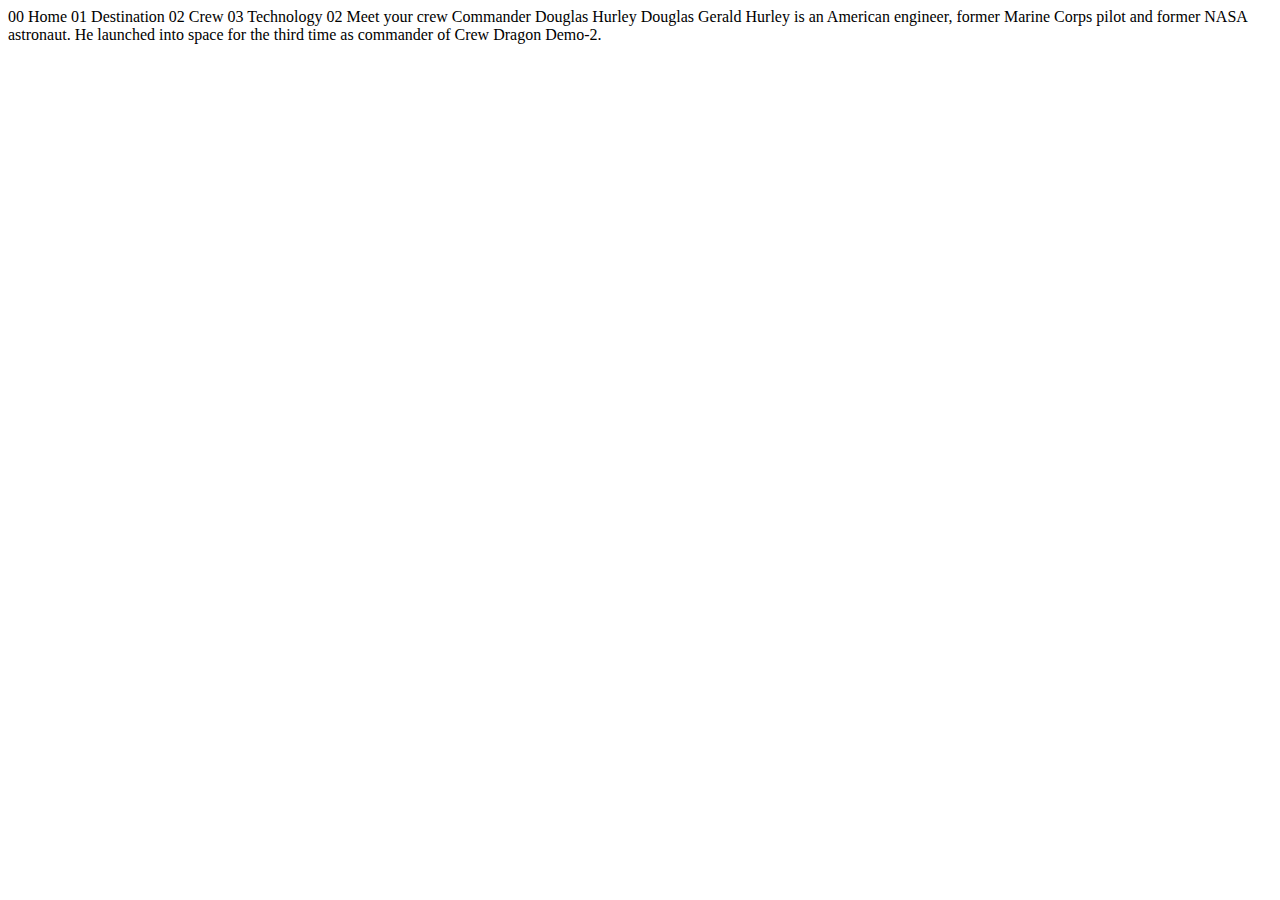
<file: crew-commander.html>
<!DOCTYPE html>
<html lang="en">
<head>
  <meta charset="UTF-8">
  <meta http-equiv="X-UA-Compatible" content="IE=edge">
  <meta name="viewport" content="width=device-width, initial-scale=1.0">
  <link rel="shortcut icon" href="./assets/favicon-32x32.png" type="image/x-icon">
  <title>Space tourism website | crew-commander</title>
</head>
<body>
  00 Home
  01 Destination
  02 Crew
  03 Technology

  02 Meet your crew

  Commander
  Douglas Hurley

  Douglas Gerald Hurley is an American engineer, former Marine Corps pilot 
  and former NASA astronaut. He launched into space for the third time as 
  commander of Crew Dragon Demo-2.
</body>
</html>
</file>
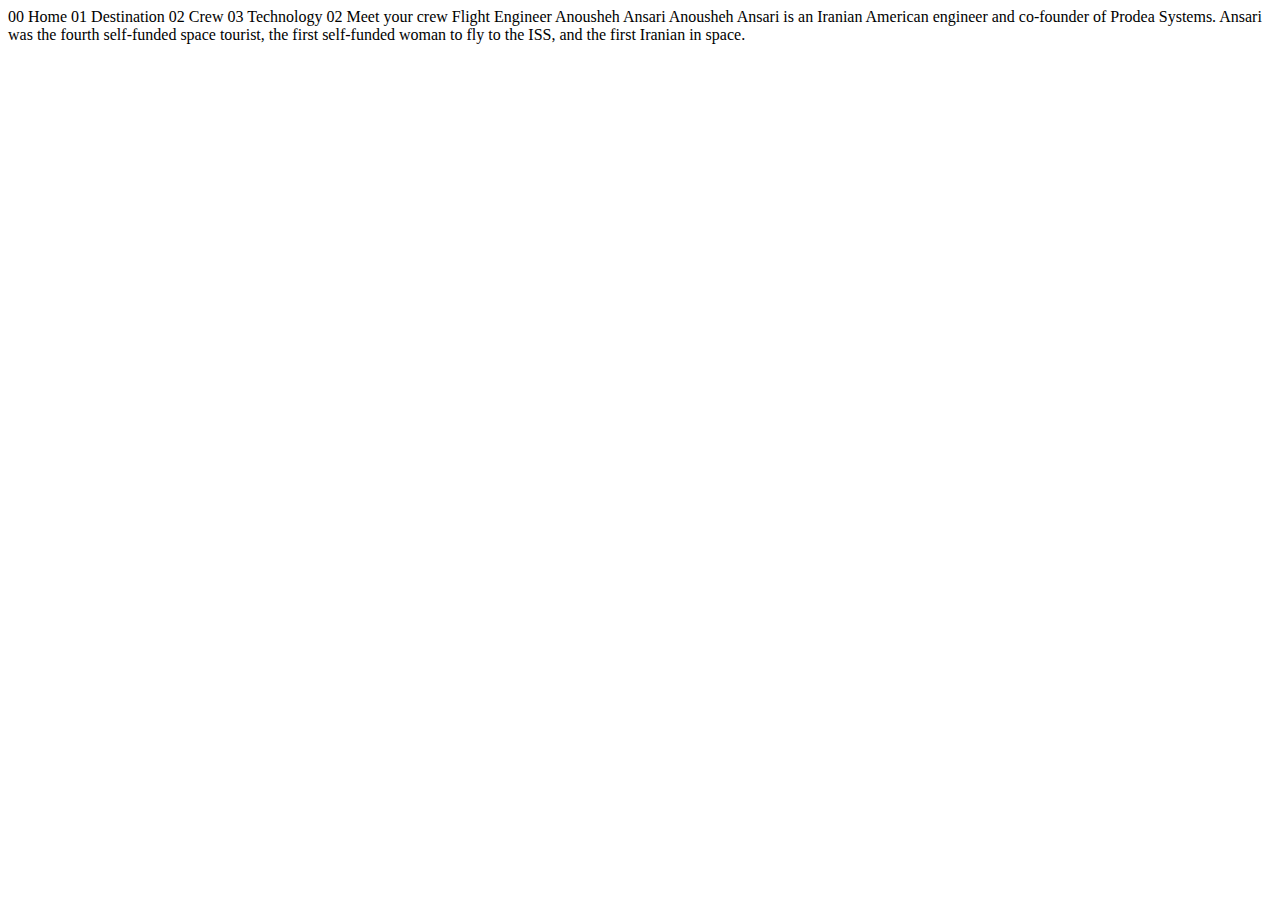
<file: crew-engineer.html>
<!DOCTYPE html>
<html lang="en">
<head>
  <meta charset="UTF-8">
  <meta http-equiv="X-UA-Compatible" content="IE=edge">
  <meta name="viewport" content="width=device-width, initial-scale=1.0">
  <link rel="shortcut icon" href="./assets/favicon-32x32.png" type="image/x-icon">
  <title>Space tourism website | crew-engineer</title>
</head>
<body>
  00 Home
  01 Destination
  02 Crew
  03 Technology

  02 Meet your crew

  Flight Engineer
  Anousheh Ansari

  Anousheh Ansari is an Iranian American engineer and co-founder of Prodea Systems. 
  Ansari was the fourth self-funded space tourist, the first self-funded woman to 
  fly to the ISS, and the first Iranian in space. 
</body>
</html>
</file>
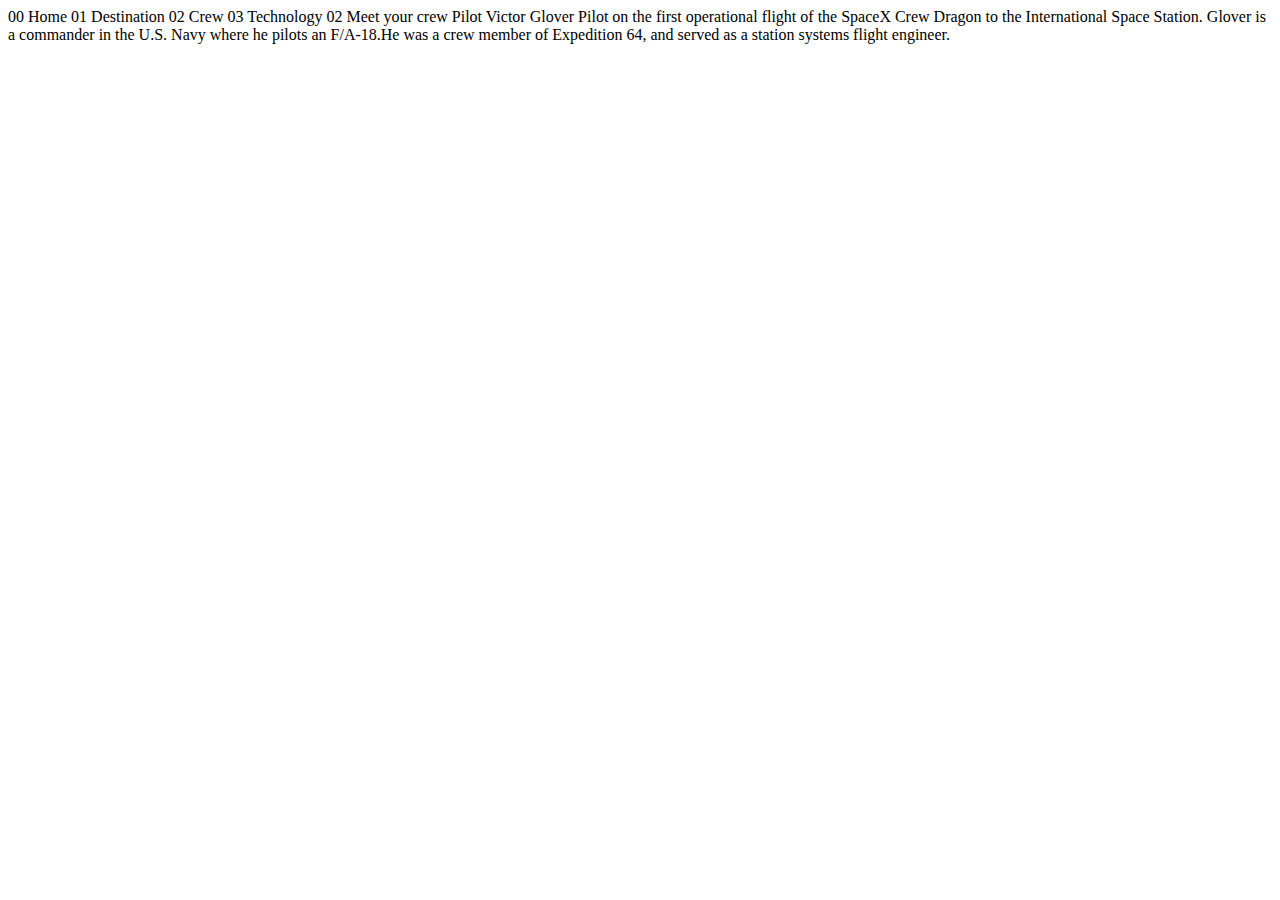
<file: crew-pilot.html>
<!DOCTYPE html>
<html lang="en">
<head>
  <meta charset="UTF-8">
  <meta http-equiv="X-UA-Compatible" content="IE=edge">
  <meta name="viewport" content="width=device-width, initial-scale=1.0">
  <link rel="shortcut icon" href="./assets/favicon-32x32.png" type="image/x-icon">
  <title>Space tourism website | crew-pilot</title>
</head>
<body>
  00 Home
  01 Destination
  02 Crew
  03 Technology

  02 Meet your crew

  Pilot
  Victor Glover

  Pilot on the first operational flight of the SpaceX Crew Dragon to the 
  International Space Station. Glover is a commander in the U.S. Navy where 
  he pilots an F/A-18.He was a crew member of Expedition 64, and served as a 
  station systems flight engineer. 
</body>
</html>
</file>
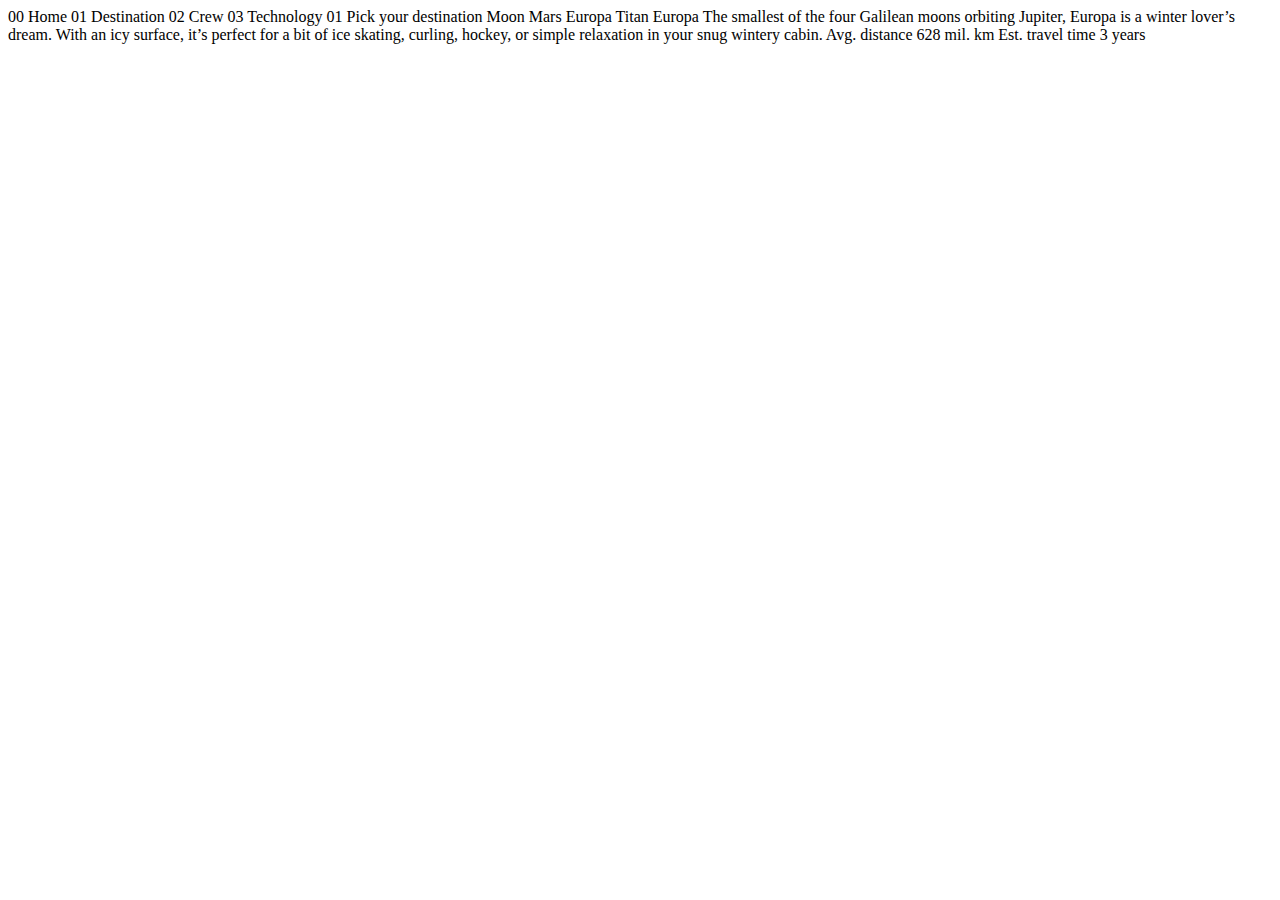
<file: destination-europa.html>
<!DOCTYPE html>
<html lang="en">
<head>
  <meta charset="UTF-8">
  <meta http-equiv="X-UA-Compatible" content="IE=edge">
  <meta name="viewport" content="width=device-width, initial-scale=1.0">
  <link rel="shortcut icon" href="./assets/favicon-32x32.png" type="image/x-icon">
  <title>Space tourism website | destination-europa</title>
</head>
<body>
  00 Home
  01 Destination
  02 Crew
  03 Technology

  01 Pick your destination

  Moon
  Mars
  Europa
  Titan

  Europa

  The smallest of the four Galilean moons orbiting Jupiter, Europa is a 
  winter lover’s dream. With an icy surface, it’s perfect for a bit of 
  ice skating, curling, hockey, or simple relaxation in your snug 
  wintery cabin.

  Avg. distance
  628 mil. km

  Est. travel time
  3 years
</body>
</html>
</file>
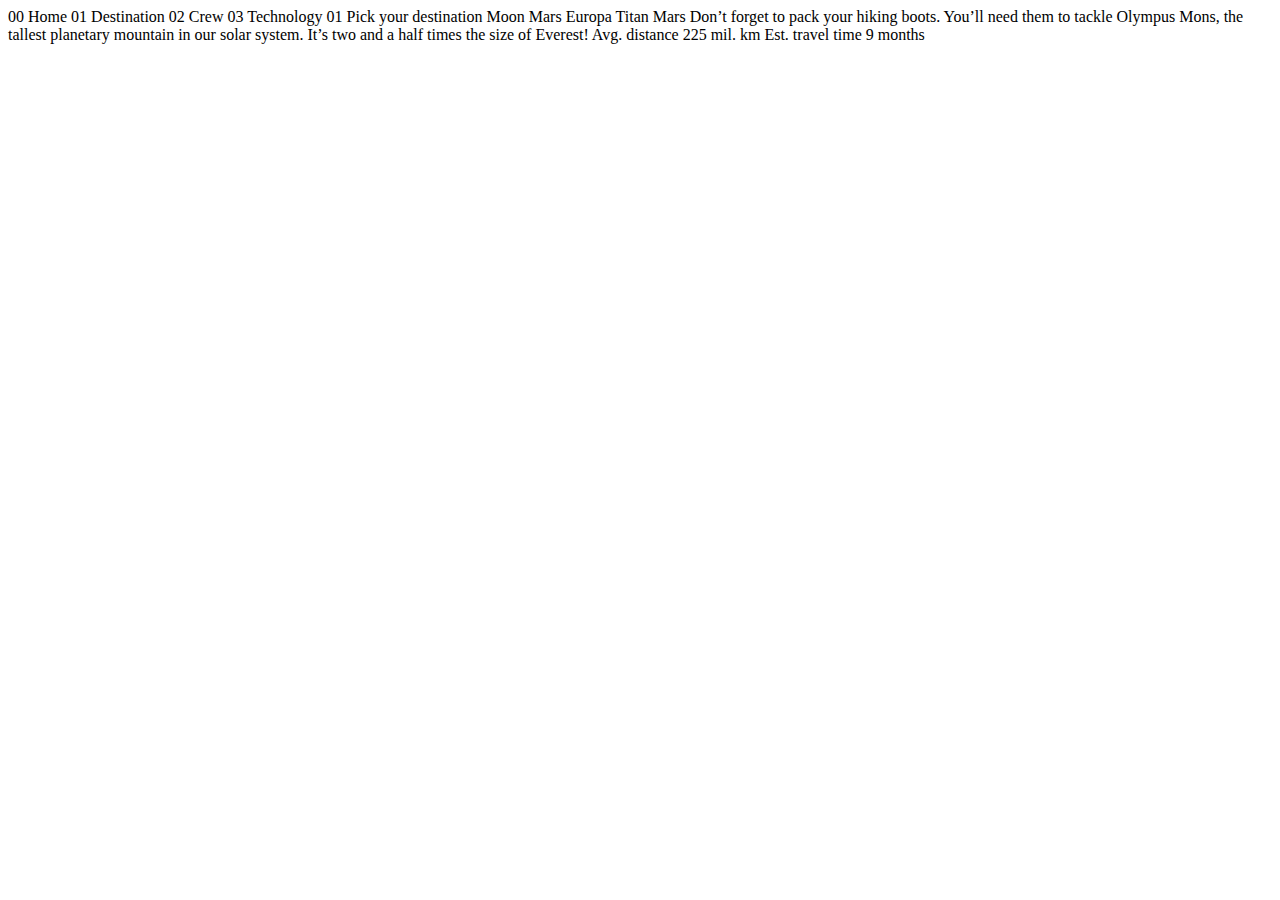
<file: destination-mars.html>
<!DOCTYPE html>
<html lang="en">
<head>
  <meta charset="UTF-8">
  <meta http-equiv="X-UA-Compatible" content="IE=edge">
  <meta name="viewport" content="width=device-width, initial-scale=1.0">
  <link rel="shortcut icon" href="./assets/favicon-32x32.png" type="image/x-icon">
  <title>Space tourism website | destination-mars</title>
</head>
<body>
  00 Home
  01 Destination
  02 Crew
  03 Technology

  01 Pick your destination

  Moon
  Mars
  Europa
  Titan

  Mars

  Don’t forget to pack your hiking boots. You’ll need them to tackle Olympus Mons, 
  the tallest planetary mountain in our solar system. It’s two and a half times 
  the size of Everest!

  Avg. distance
  225 mil. km

  Est. travel time
  9 months
</body>
</html>
</file>
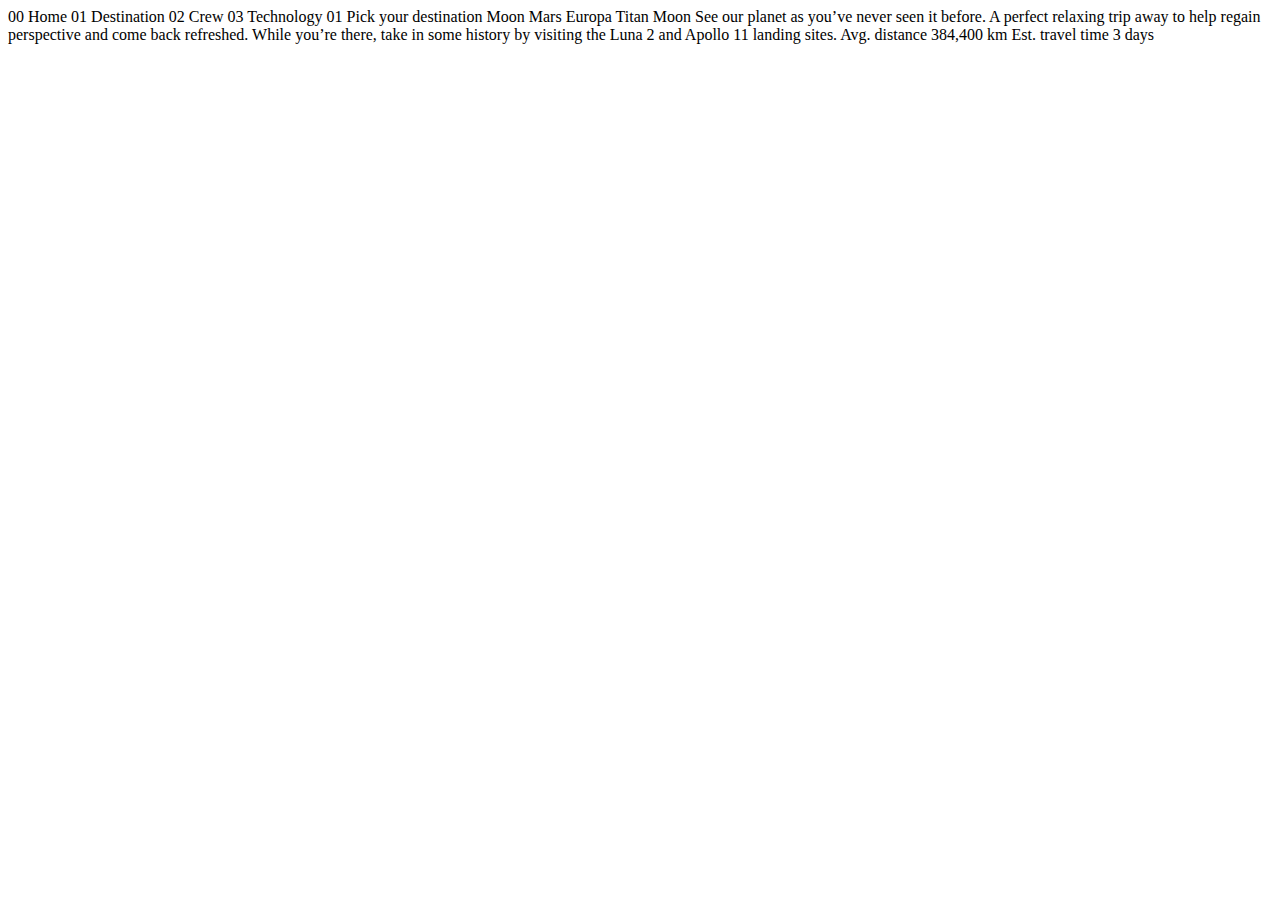
<file: destination-moon.html>
<!DOCTYPE html>
<html lang="en">
<head>
  <meta charset="UTF-8">
  <meta http-equiv="X-UA-Compatible" content="IE=edge">
  <meta name="viewport" content="width=device-width, initial-scale=1.0">
  <link rel="shortcut icon" href="./assets/favicon-32x32.png" type="image/x-icon">
  <title>Space tourism website | destination-moon</title>
</head>
<body>
  00 Home
  01 Destination
  02 Crew
  03 Technology

  01 Pick your destination

  Moon
  Mars
  Europa
  Titan

  Moon

  See our planet as you’ve never seen it before. A perfect relaxing trip away to help 
  regain perspective and come back refreshed. While you’re there, take in some history 
  by visiting the Luna 2 and Apollo 11 landing sites.

  Avg. distance
  384,400 km

  Est. travel time
  3 days
</body>
</html>
</file>
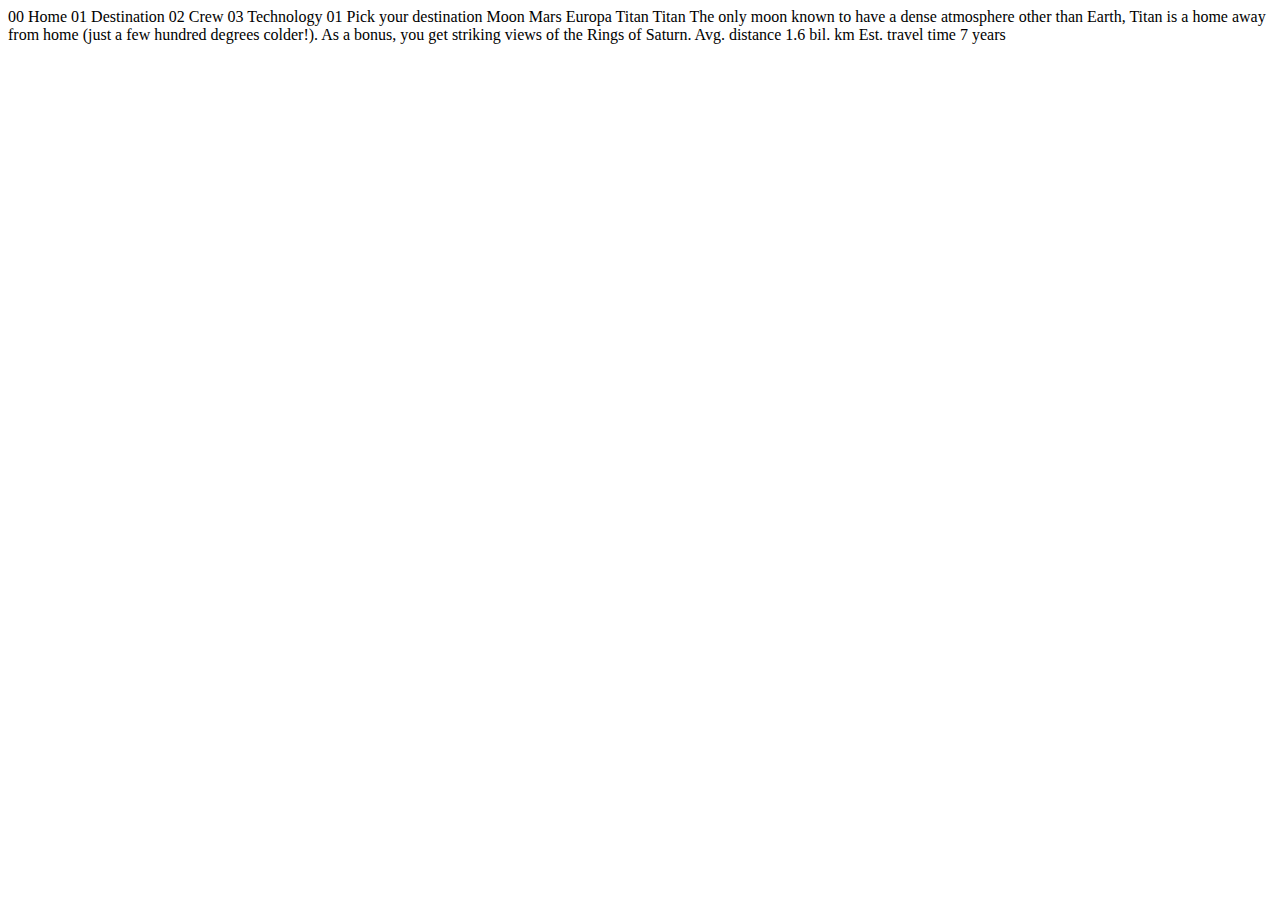
<file: destination-titan.html>
<!DOCTYPE html>
<html lang="en">
<head>
  <meta charset="UTF-8">
  <meta http-equiv="X-UA-Compatible" content="IE=edge">
  <meta name="viewport" content="width=device-width, initial-scale=1.0">
  <link rel="shortcut icon" href="./assets/favicon-32x32.png" type="image/x-icon">
  <title>Space tourism website | destination-titan</title>
</head>
<body>
  00 Home
  01 Destination
  02 Crew
  03 Technology

  01 Pick your destination

  Moon
  Mars
  Europa
  Titan

  Titan

  The only moon known to have a dense atmosphere other than Earth, Titan 
  is a home away from home (just a few hundred degrees colder!). As a 
  bonus, you get striking views of the Rings of Saturn.

  Avg. distance
  1.6 bil. km

  Est. travel time
  7 years
</body>
</html>
</file>
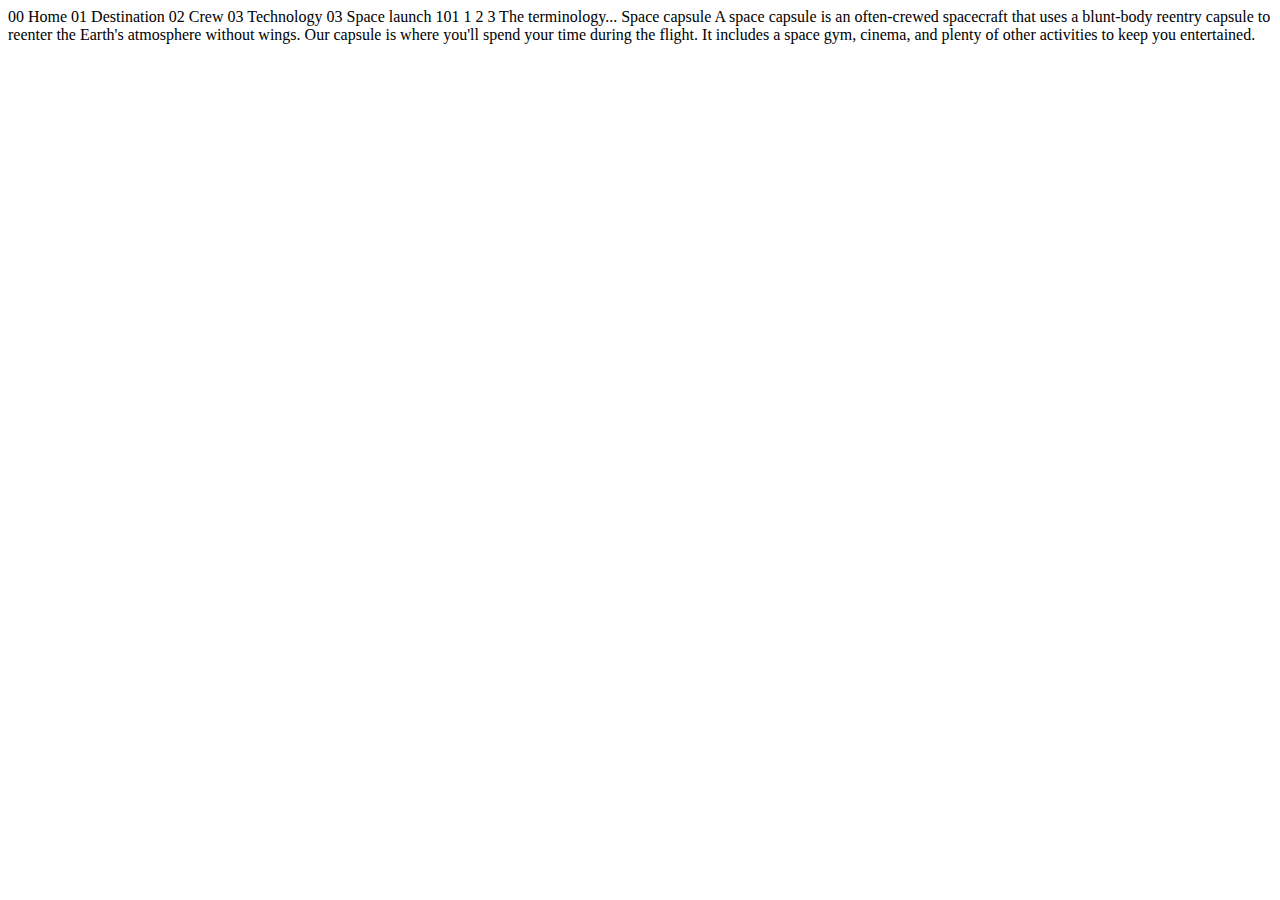
<file: technology-capsule.html>
<!DOCTYPE html>
<html lang="en">
<head>
  <meta charset="UTF-8">
  <meta http-equiv="X-UA-Compatible" content="IE=edge">
  <meta name="viewport" content="width=device-width, initial-scale=1.0">
  <link rel="shortcut icon" href="./assets/favicon-32x32.png" type="image/x-icon">
  <title>Space tourism website | technology-capsule</title>
</head>
<body>
  00 Home
  01 Destination
  02 Crew
  03 Technology

  03 Space launch 101

  1
  2
  3

  The terminology...
  Space capsule

  A space capsule is an often-crewed spacecraft that uses a blunt-body reentry 
  capsule to reenter the Earth's atmosphere without wings. Our capsule is where 
  you'll spend your time during the flight. It includes a space gym, cinema, 
  and plenty of other activities to keep you entertained.
</body>
</html>
</file>
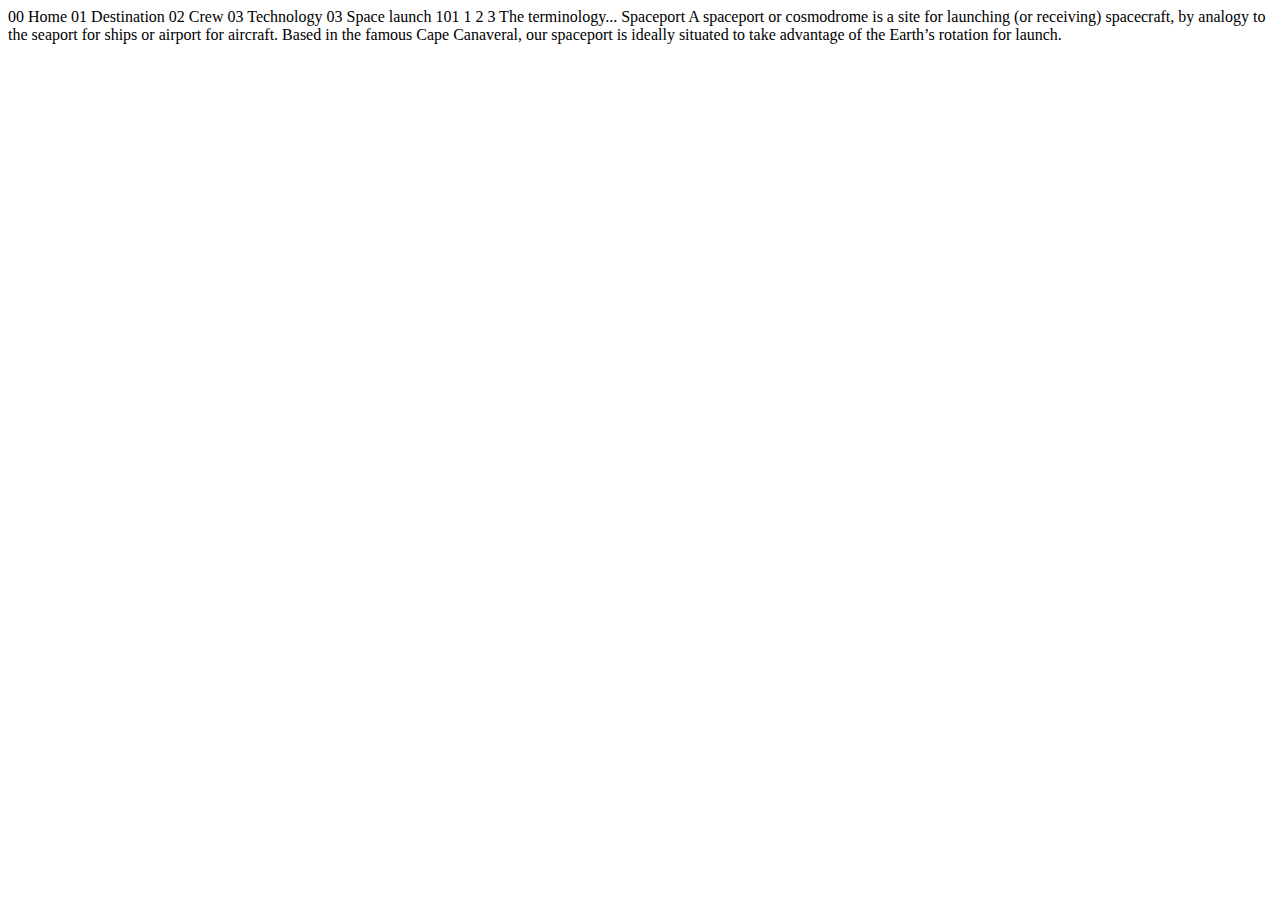
<file: technology-spaceport.html>
<!DOCTYPE html>
<html lang="en">
<head>
  <meta charset="UTF-8">
  <meta http-equiv="X-UA-Compatible" content="IE=edge">
  <meta name="viewport" content="width=device-width, initial-scale=1.0">
  <link rel="shortcut icon" href="./assets/favicon-32x32.png" type="image/x-icon">
  <title>Space tourism website | technology-spaceport</title>
</head>
<body>
  00 Home
  01 Destination
  02 Crew
  03 Technology

  03 Space launch 101

  1
  2
  3

  The terminology...
  Spaceport

  A spaceport or cosmodrome is a site for launching (or receiving) spacecraft, 
  by analogy to the seaport for ships or airport for aircraft. Based in the 
  famous Cape Canaveral, our spaceport is ideally situated to take advantage 
  of the Earth’s rotation for launch.
</body>
</html>
</file>
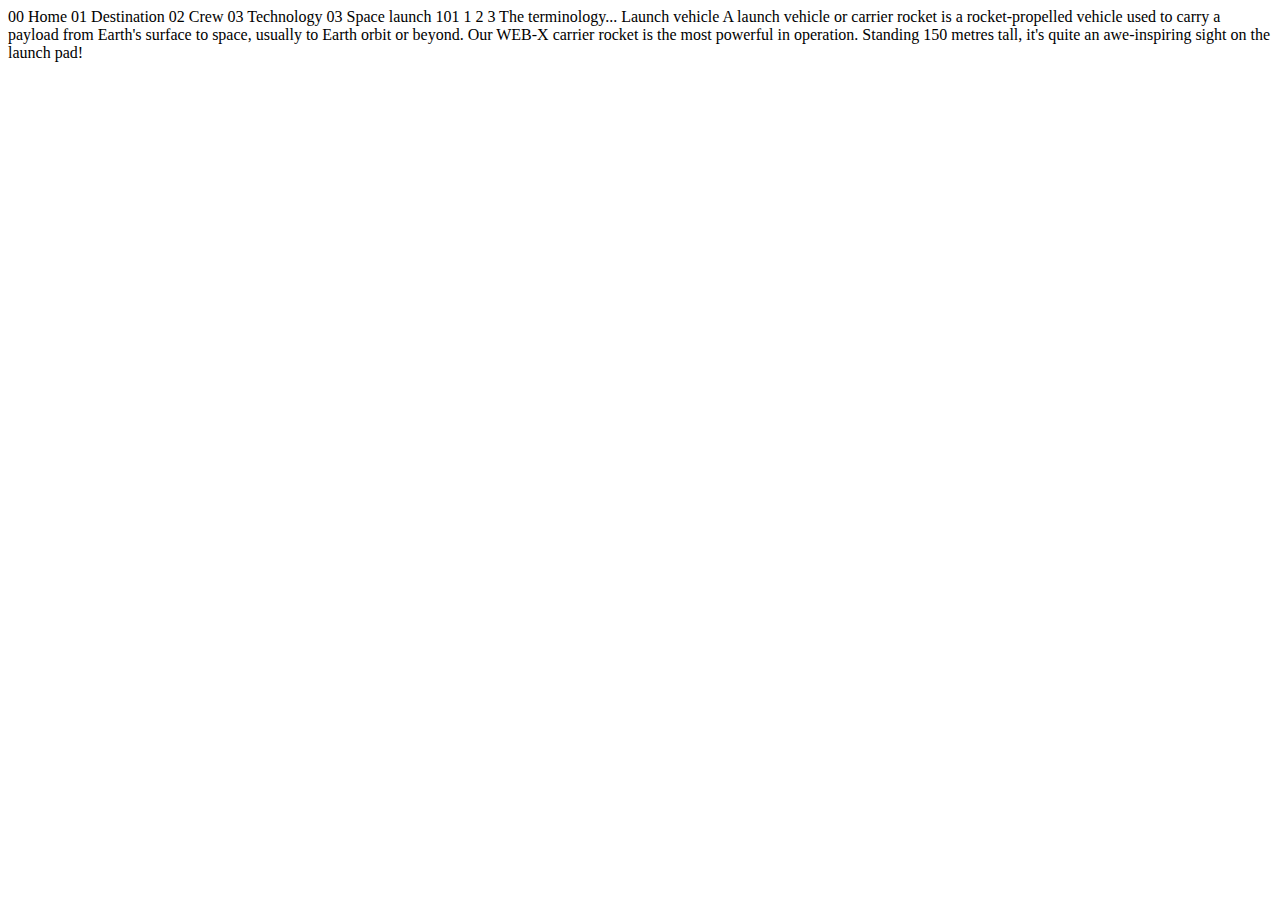
<file: technology-vehicle.html>
<!DOCTYPE html>
<html lang="en">
<head>
  <meta charset="UTF-8">
  <meta http-equiv="X-UA-Compatible" content="IE=edge">
  <meta name="viewport" content="width=device-width, initial-scale=1.0">
  <link rel="shortcut icon" href="./assets/favicon-32x32.png" type="image/x-icon">
  <title>Space tourism website | technology-vehicle</title>
</head>
<body>
  00 Home
  01 Destination
  02 Crew
  03 Technology

  03 Space launch 101

  1
  2
  3

  The terminology...
  Launch vehicle

  A launch vehicle or carrier rocket is a rocket-propelled vehicle used to carry a 
  payload from Earth's surface to space, usually to Earth orbit or beyond. Our 
  WEB-X carrier rocket is the most powerful in operation. Standing 150 metres tall, 
  it's quite an awe-inspiring sight on the launch pad!
</body>
</html>
</file>
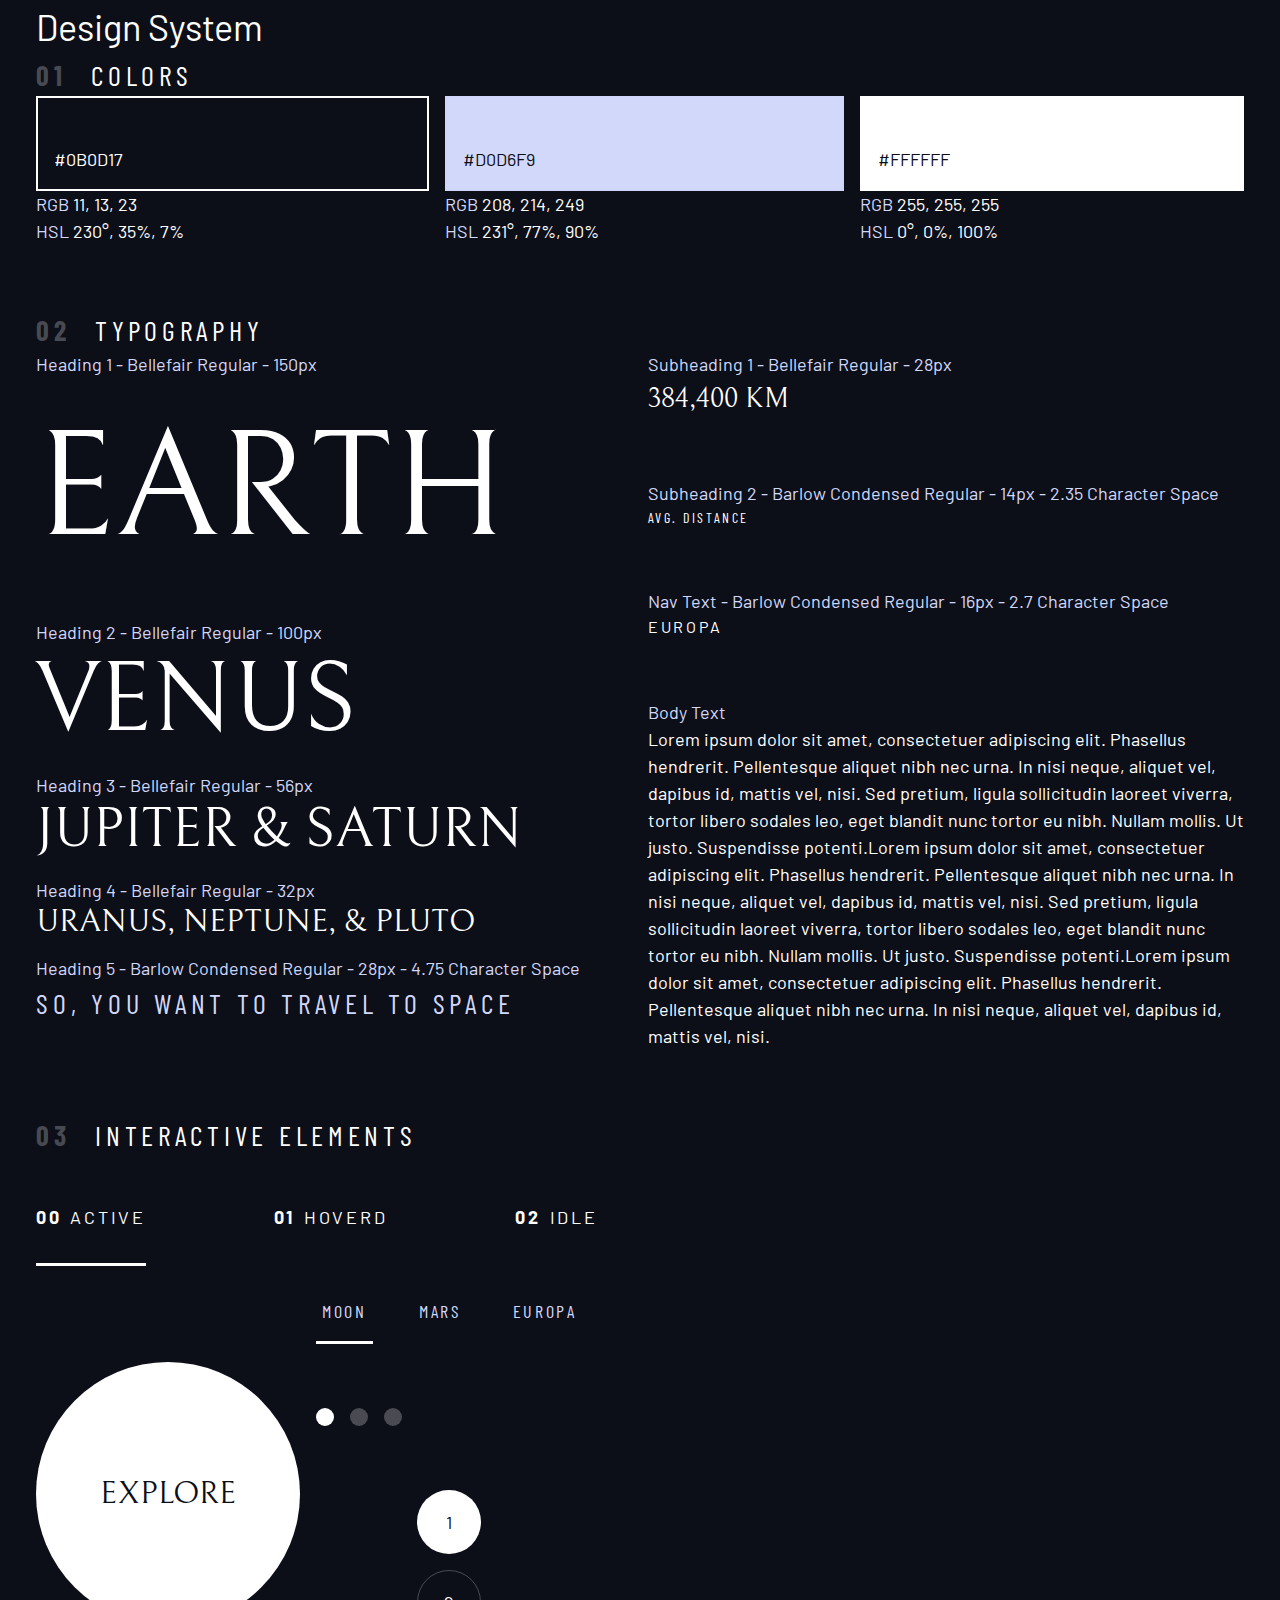
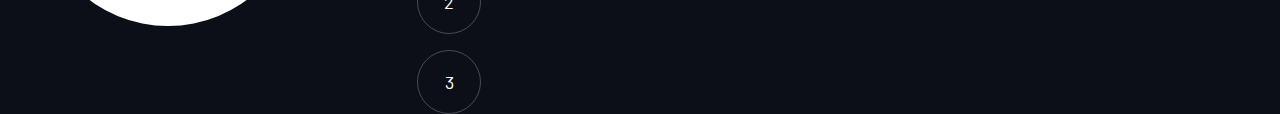
<file: the-design-system/preview.html>
<!DOCTYPE html>
<html lang="en">
  <head>
    <meta charset="UTF-8" />
    <meta http-equiv="X-UA-Compatible" content="IE=edge" />
    <meta name="viewport" content="width=device-width, initial-scale=1.0" />
    <!-- Google fonts -->
    <link rel="preconnect" href="https://fonts.googleapis.com" />
    <link rel="preconnect" href="https://fonts.gstatic.com" crossorigin />
    <link
      href="https://fonts.googleapis.com/css2?family=Barlow+Condensed:wght@400;700&family=Bellefair&family=Barlow:wght@400;700&display=swap"
      rel="stylesheet"
    />
    <!-- style sheets -->
    <link rel="stylesheet" href="../styles/resets.css" />
    <link rel="stylesheet" href="../styles/utilities.css" />
    <link rel="stylesheet" href="../styles/style.css" />
    <title>Design system</title>
  </head>
  <body>
    <div class="container">
      <h1>Design System</h1>
      <!-- ------------------------- COLORS ------------------------ -->
      <section id="colors">
        <h2 class="numbered-title"><span>01</span> Colors</h2>
        <div class="flex">
          <div style="flex-grow: 1">
            <div style="padding: 3rem 1rem 1rem; border: 2px solid white">
              #0B0D17
            </div>
            <p><span class="text-accent">RGB</span> 11, 13, 23</p>
            <p><span class="text-accent">HSL</span> 230°, 35%, 7%</p>
          </div>
          <div style="flex-grow: 1">
            <div
              class="bg-accent text-dark"
              style="padding: 3rem 1rem 1rem; border: 2px solid #d0d6f9"
            >
              #D0D6F9
            </div>
            <p><span class="text-accent">RGB</span> 208, 214, 249</p>
            <p><span class="text-accent">HSL</span> 231°, 77%, 90%</p>
          </div>
          <div style="flex-grow: 1">
            <div
              class="bg-white text-dark"
              style="padding: 3rem 1rem 1rem; border: 2px solid white"
            >
              #FFFFFF
            </div>
            <p><span class="text-accent">RGB</span> 255, 255, 255</p>
            <p><span class="text-accent">HSL</span> 0°, 0%, 100%</p>
          </div>
        </div>
      </section>
      <!-- ------------------------- TYPOGRAPHY ------------------------ -->
      <section id="typography" style="margin: 4rem 0">
        <h2 class="numbered-title"><span>02 </span>Typography</h2>
        <div class="flex">
          <div class="flow" style="flex-basis: 100%">
            <div>
              <p class="text-accent">Heading 1 - Bellefair Regular - 150px</p>
              <p class="ff-serif fs-900 uppercase">Earth</p>
            </div>
            <div>
              <p class="text-accent">Heading 2 - Bellefair Regular - 100px</p>
              <p class="ff-serif fs-800 uppercase">Venus</p>
            </div>
            <div>
              <p class="text-accent">Heading 3 - Bellefair Regular - 56px</p>
              <p class="ff-serif fs-700 uppercase">Jupiter & Saturn</p>
            </div>
            <div>
              <p class="text-accent">Heading 4 - Bellefair Regular - 32px</p>
              <p class="ff-serif fs-600 uppercase">Uranus, Neptune, & Pluto</p>
            </div>
            <div>
              <p class="text-accent">
                Heading 5 - Barlow Condensed Regular - 28px - 4.75 Character
                Space
              </p>
              <p
                class="text-accent ff-sans-cond fs-500 uppercase letter-spacing-1"
              >
                So, you want to travel to space
              </p>
            </div>
          </div>

          <div class="flow" style="flex-basis: 100%; --flow-space: 3.75rem">
            <div>
              <p class="text-accent">Subheading 1 - Bellefair Regular - 28px</p>
              <p class="ff-serif fs-500 uppercase">384,400 km</p>
            </div>
            <div>
              <p class="text-accent">
                Subheading 2 - Barlow Condensed Regular - 14px - 2.35 Character
                Space
              </p>
              <p class="ff-sans-cond fs-200 letter-spacing-3 uppercase">
                Avg. Distance
              </p>
            </div>
            <div>
              <p class="text-accent">
                Nav Text - Barlow Condensed Regular - 16px - 2.7 Character Space
              </p>
              <p class="fs-sans-cond fs-300 letter-spacing-2 uppercase">
                Europa
              </p>
            </div>
            <div>
              <p class="text-accent">Body Text</p>
              <p>
                Lorem ipsum dolor sit amet, consectetuer adipiscing elit.
                Phasellus hendrerit. Pellentesque aliquet nibh nec urna. In nisi
                neque, aliquet vel, dapibus id, mattis vel, nisi. Sed pretium,
                ligula sollicitudin laoreet viverra, tortor libero sodales leo,
                eget blandit nunc tortor eu nibh. Nullam mollis. Ut justo.
                Suspendisse potenti.Lorem ipsum dolor sit amet, consectetuer
                adipiscing elit. Phasellus hendrerit. Pellentesque aliquet nibh
                nec urna. In nisi neque, aliquet vel, dapibus id, mattis vel,
                nisi. Sed pretium, ligula sollicitudin laoreet viverra, tortor
                libero sodales leo, eget blandit nunc tortor eu nibh. Nullam
                mollis. Ut justo. Suspendisse potenti.Lorem ipsum dolor sit
                amet, consectetuer adipiscing elit. Phasellus hendrerit.
                Pellentesque aliquet nibh nec urna. In nisi neque, aliquet vel,
                dapibus id, mattis vel, nisi.
              </p>
            </div>
          </div>
        </div>
      </section>
      <!-- ------------------------- BUTTONS -------------------------- -->
      <section class="flow" id="interactive-elements">
        <h2 class="numbered-title"><span>03</span> Interactive elements</h2>

        <!-- navigation -->
        <div>
          <nav>
            <ul class="primary-navigation underline-indicators flex">
              <li class="active"><a class="uppercase text-white letter-spacing-2" href="#"><span>00</span>Active</a></li>
              <li><a class="uppercase text-white letter-spacing-2" href="#"><span>01</span>Hoverd</a></li>
              <li><a class="uppercase text-white letter-spacing-2" href="#"><span>02</span>Idle</a></li>
            </ul>
          </nav>
        </div>

        <div class="flex">
          <div style="margin-top: 5rem">
            <!-- explore button -->
            <a
              href="#"
              class="large-button ff-serif fs-600 uppercase bg-white text-dark"
              >explore</a
            >
          </div>

          <div class="flow" style="border-bottom:50vh;--flow-space: 4rem">
            <!-- Tabs -->
            <div class="tab-list underline-indicators flex">
              <button aria-selected="true" class="uppercase ff-sans-cond bg-dark text-accent letter-spacing-2">Moon</button>
              <button aria-selected="false" class="uppercase ff-sans-cond bg-dark text-accent letter-spacing-2">Mars</button>
              <button aria-selected="false" class="uppercase ff-sans-cond bg-dark text-accent letter-spacing-2">Europa</button>
            </div>
            <!-- Dots -->
            <div class="dot-indicators flex">
              <button aria-selected="true"><span class="sr-only">Slide title</span></button>
              <button aria-selected="false"><span class="sr-only">Slide title</span></button>
              <button aria-selected="false"><span class="sr-only">Slide title</span></button>
            </div>
            <!-- Numbers -->
            <div class="number-indicators flex" >
              <button aria-selected="true">1</button>
              <button aria-selected="false">2</button>
              <button aria-selected="false">3</button>
            </div>
          </div>
        </div>
      </section>
    </div>
  </body>
</html>
</file>
<file: styles/utilities.css>
/* ---------------- */
/* Utility Classes  */
/* ---------------- */

.flex {
  display: flex;
  gap: var(--gap, 1rem);
}

.grid {
  display: grid;
  gap: var(--gap, 1rem);
}

.flow > *:where(:not(:first-child)) {
  /* this mean is to style every div expect the first child */
  margin-top: var(--flow-space, 1rem);
  /* outline: 1px solid red; */
}

.container {
  padding-inline: 2em;
  margin-inline: auto;
  max-width: 80rem;
}

.sr-only {
  position: absolute;
  width: 1px;
  height: 1px;
  padding: 0;
  margin: -1px;
  overflow: hidden;
  clip: rect(0, 0, 0, 0);
  white-space: nowrap; /* added line */
  border: 0;
}
</file>
<file: styles/style.css>
/* ------------------ */
/* Custom properties  */
/* ------------------ */

:root {
  /* colors */
  --clr-dark: 230 35% 7%;
  --clr-light: 231 77% 90%;
  --clr-white: 0 0% 100%;

  /* font-sizes */
  --fs-200: 0.875rem;
  --fs-300: 1rem;
  --fs-400: 1.125rem;
  --fs-500: 1.75rem;
  --fs-600: 2rem;
  --fs-700: 3.5rem;
  --fs-800: 6.25rem;
  --fs-900: 9.375rem;

  /* font-families */
  --ff-serif: 'Bellefair', serif;
  --ff-sans-cond: 'Barlow Condensed', sans-serif;
  --ff-sans-normal: 'Barlow', sans-serif;
}

/* colors */
.bg-dark {
  background-color: hsl(var(--clr-dark));
}
.bg-accent {
  background-color: hsl(var(--clr-light));
}
.bg-white {
  background-color: hsl(var(--clr-white));
}

/* texts */
.text-dark {
  color: hsl(var(--clr-dark));
}
.text-accent {
  color: hsl(var(--clr-light));
}
.text-white {
  color: hsl(var(--clr-white));
}

/* typography */

.ff-serif {
  font-family: var(--ff-serif);
}
.ff-sans-cond {
  font-family: var(--ff-sans-cond);
}
.ff-sans-normal {
  font-family: var(--ff-sans-normal);
}

.letter-spacing-1 {
  letter-spacing: 4.75px;
}
.letter-spacing-2 {
  letter-spacing: 2.7px;
}
.letter-spacing-3 {
  letter-spacing: 2.35px;
}

.uppercase {
  text-transform: uppercase;
}

.fs-200 {
  font-size: var(--fs-200);
}
.fs-300 {
  font-size: var(--fs-300);
}
.fs-400 {
  font-size: var(--fs-400);
}
.fs-500 {
  font-size: var(--fs-500);
}
.fs-600 {
  font-size: var(--fs-600);
}
.fs-700 {
  font-size: var(--fs-700);
}
.fs-800 {
  font-size: var(--fs-800);
}
.fs-900 {
  font-size: var(--fs-900);
}

.fs-600,
.fs-700,
.fs-800,
.fs-600 {
  line-height: 1.1;
}

.numbered-title {
  font-family: var(--ff-sans-cond);
  font-size: var(--fs-500);
  text-transform: uppercase;
  letter-spacing: 4.72px;
}

.numbered-title > span {
  margin-right: 0.5em;
  color: hsl(var(--clr-white) / 0.25);
  font-weight: 700;
}

/* ------------------ */
/* Compontents        */
/* ------------------ */

.large-button {
  position: relative;
  z-index: 1;
  display: grid;
  place-items: center;
  padding: 0 2em;
  aspect-ratio: 1;
  border-radius: 50%;
  text-decoration: none;
}

.large-button::after {
  content: '';
  z-index: -1;
  position: absolute;
  width: 100%;
  height: 100%;
  background: hsl(var(--clr-white) / 0.15);
  border-radius: 50%;
  opacity: 0;
  transition: opacity 400ms linear, transform 750ms ease-in-out;
}

.large-button:hover::after,
.large-button:focus::after {
  opacity: 1;
  transform: scale(1.3);
}

.primary-navigation {
  --gap: 8rem;
  --underline-gap: 2rem;
  list-style: none;
  padding: 0;
  margin: 0;
}

.primary-navigation a {
  text-decoration: none;
}

.primary-navigation a > span {
  font-weight: 700;
  margin-right: 0.5em;
}

/* .underline-indicators {
  justify-content: center;
  background-color: hsl(var(--clr-white) / 0.25)
} */

.underline-indicators > * {
  cursor: pointer;
  padding-block: var(--underline-gap ,1rem);
  border:0;
  border-bottom: 0.2rem solid hsl(var(--clr-white) / 0);
}

.underline-indicators > *:hover, 
.underline-indicators > *:focus {
  border-color: hsl(var(--clr-white) / 0.5);
}

.underline-indicators > .active,
.underline-indicators > [aria-selected="true"] {
  border-color: hsl(var(--clr-white));
}

.tab-list {
  --gap: 2.5rem;
}

.dot-indicators > * {
  cursor: pointer;
  border: 0;
  border-radius: 50%;
  aspect-ratio: 1;
  padding: .5em;
  background-color: hsl(var(--clr-white) / 0.25);
}

.dot-indicators > *:hover,
.dot-indicators > *:focus {
  background-color: hsl(var(--clr-white) / 0.5);
}

.dot-indicators > [aria-selected="true"] {
  background-color: hsl(var(--clr-white));
}


.number-indicators {
  flex-direction: column;
}

.number-indicators > * {
  height:4rem;
  margin-inline: auto;
  aspect-ratio: 1;
  border-radius: 50%;
  background-color: transparent;
  color: hsl(var(--clr-white));
  border: .1rem solid hsl(var(--clr-white)/0.25);
}

.number-indicators > *:hover,
.number-indicators > *:focus {
  border: .1rem solid hsl(var(--clr-white)/0.5);
}

.number-indicators > [aria-selected="true"] {
  background-color: hsl(var(--clr-white));
  color: hsl(var(--clr-dark));
}
</file>
<file: styles/resets.css>
/* link stylesheets */
@import 'style.css';
@import 'utilities.css';

/* ------ */
/*Resets  */
/* ------ */

/* box sizing */
*,
*::after,
*::before {
  box-sizing: border-box;
}

/* margins */
body,
h1,
h2,
h3,
h4,
h5,
h6,
p,
picture,
figure,
blockquote,
dd,
dl {
  margin: 0;
}

/* reset font weigth */

body,
h1,
h2,
h3,
h4,
h5,
h6,
p {
  font-weight: 400;
}

/* Set core root defaults */
html:focus-within {
  scroll-behavior: smooth;
}

/* the body */
body {
  font-family: var(--ff-sans-normal);
  font-size: var(--fs-400);
  color: hsl(var(--clr-white));
  background-color: hsl(var(--clr-dark));
  line-height: 1.5;
  min-height: 100vh;
}

/* make images easier to work with */
picture,
img {
  max-width: 100%;
  display: block;
}

/* make forms easier to work with */
button,
textarea,
select,
input {
  font: inherit;
}

/* Remove all animations, transitions and smooth scroll for people that prefer not to see them */
@media (prefers-reduced-motion: reduce) {
  html:focus-within {
    scroll-behavior: auto;
  }

  *,
  *::before,
  *::after {
    animation-duration: 0.01ms !important;
    animation-iteration-count: 1 !important;
    transition-duration: 0.01ms !important;
    scroll-behavior: auto !important;
  }
}
</file>
